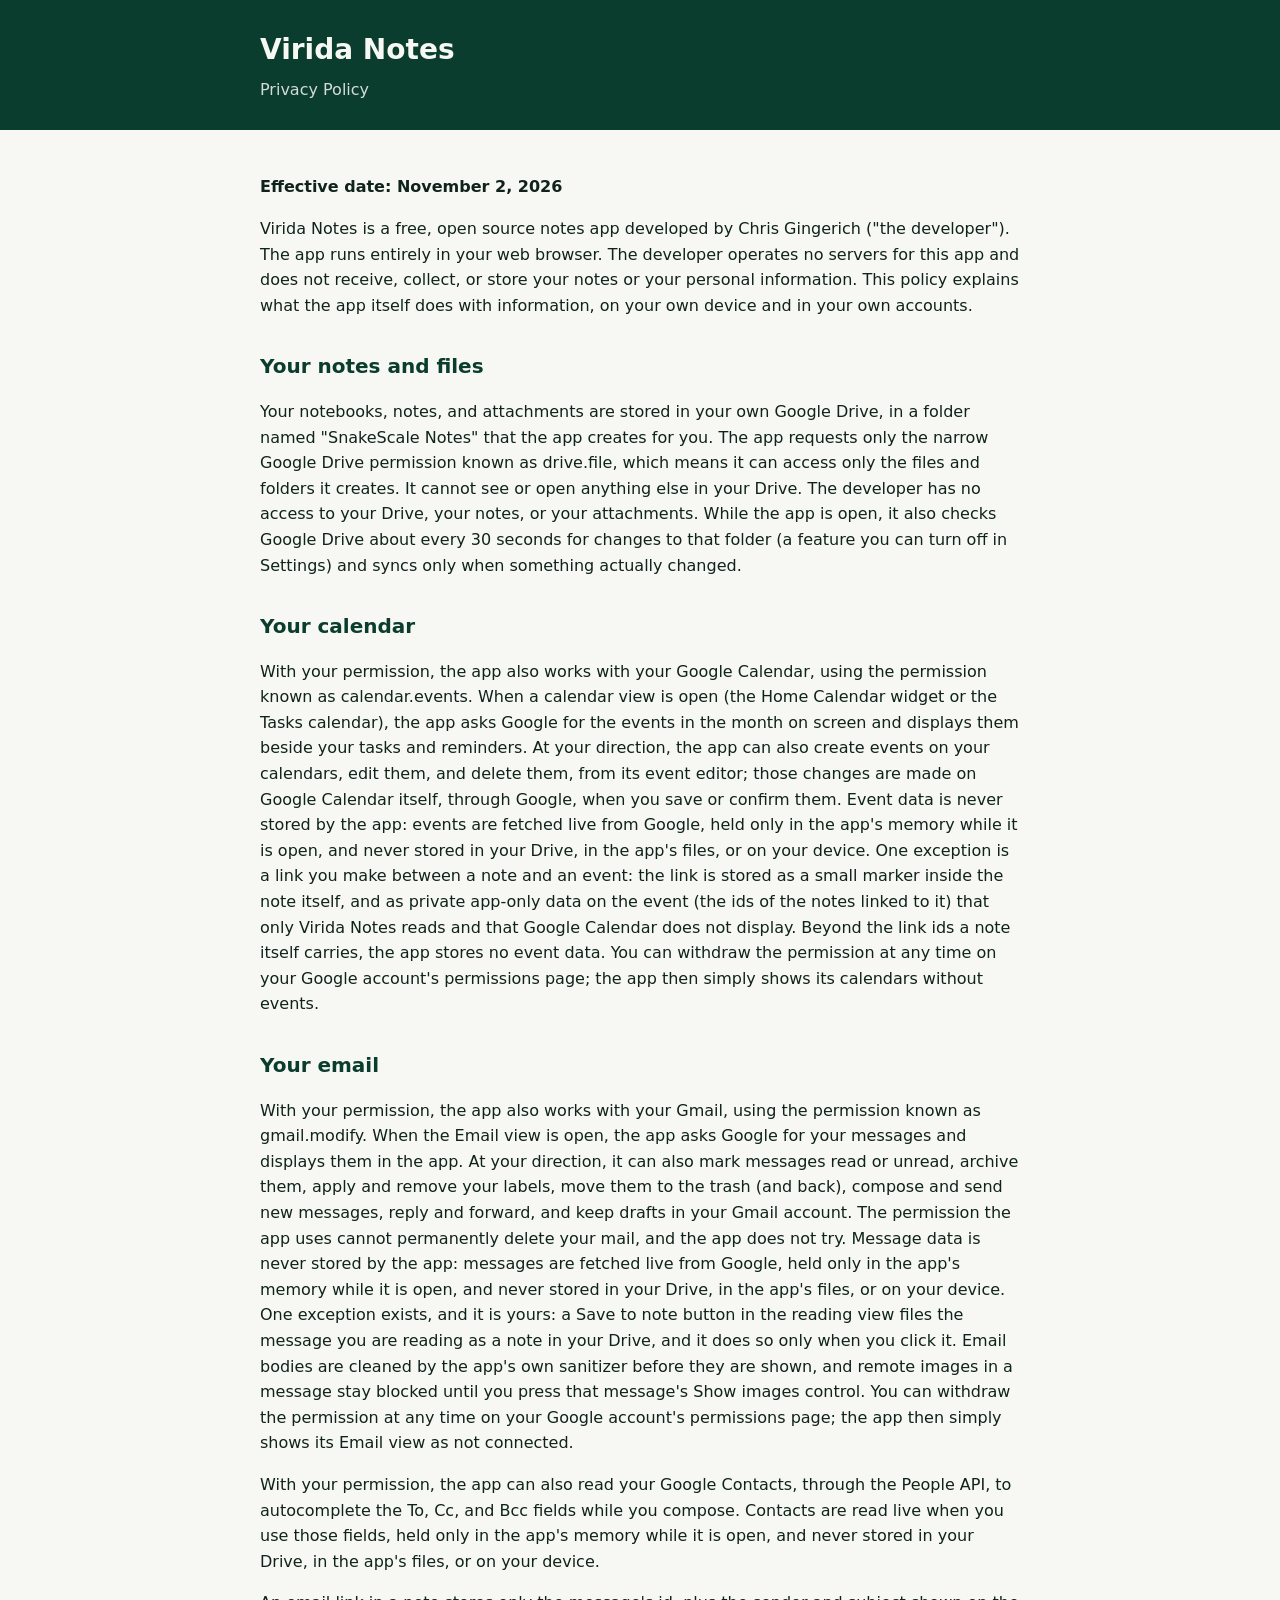
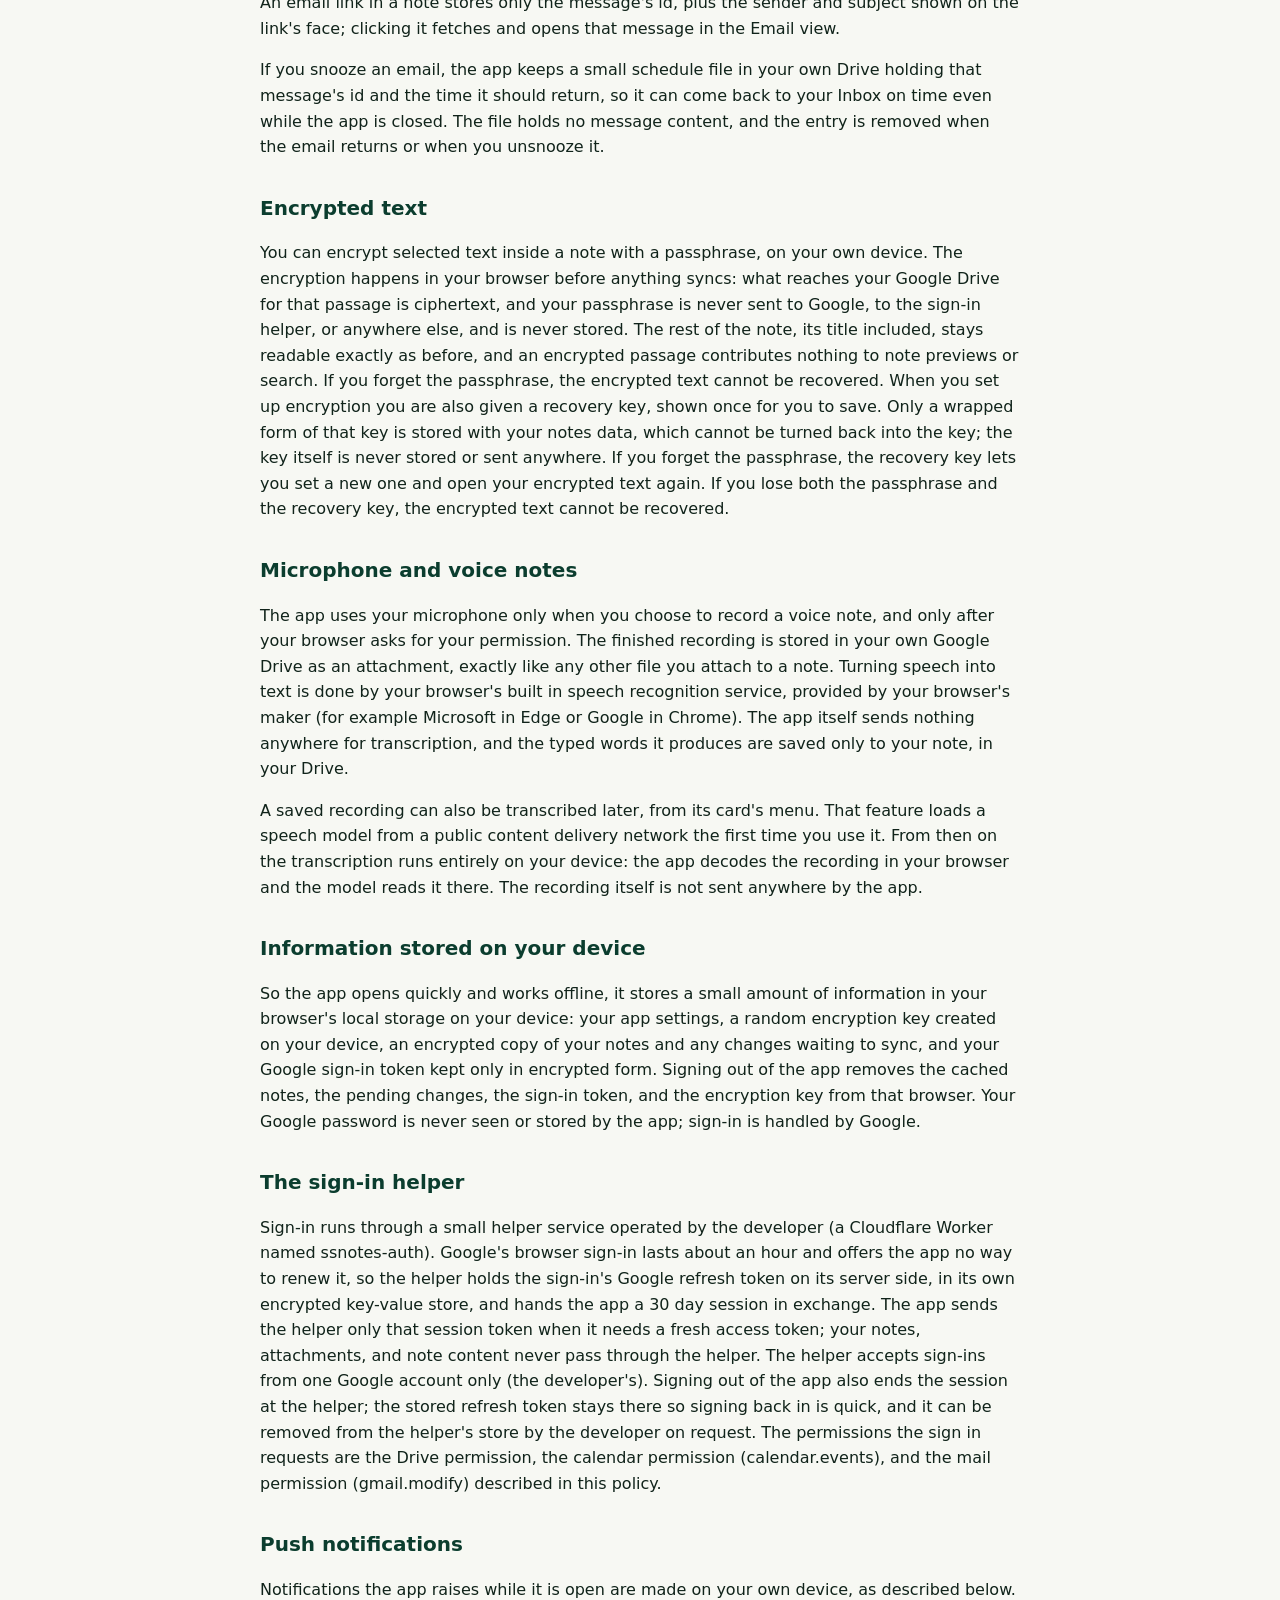
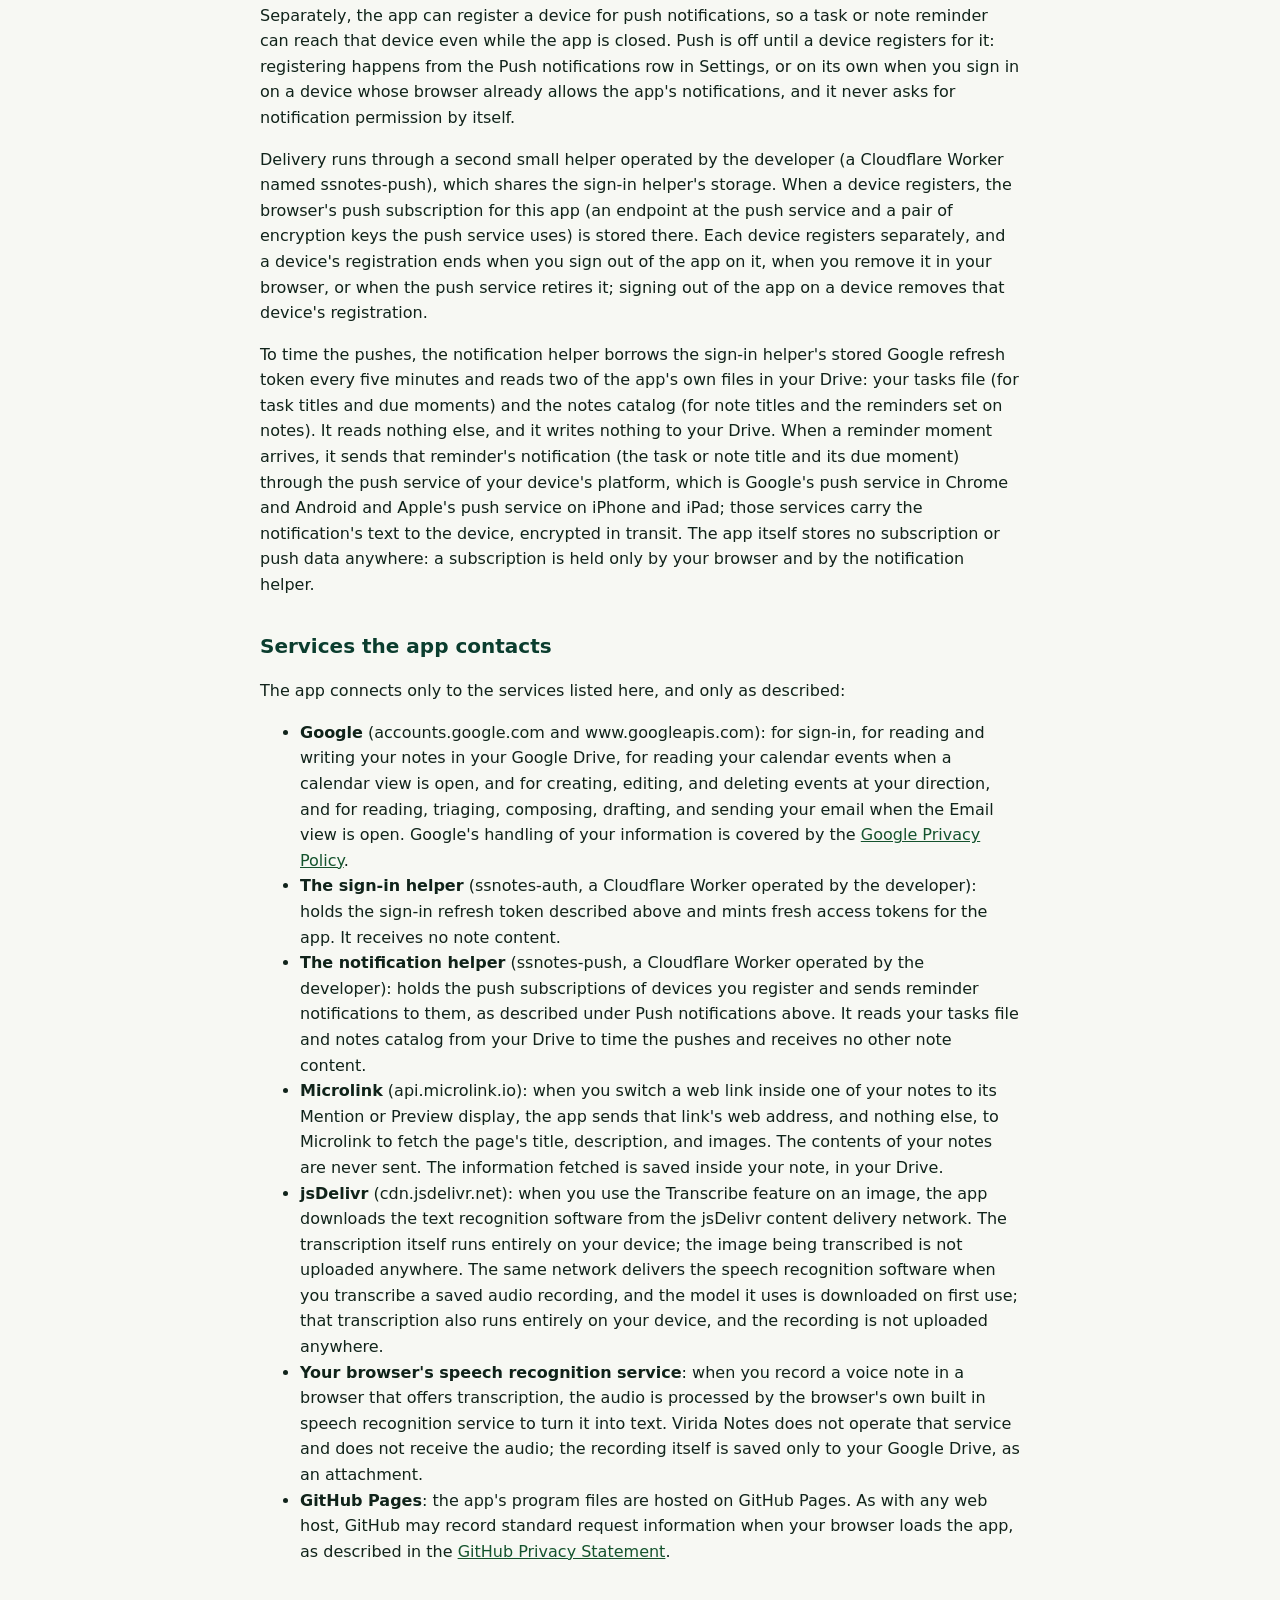
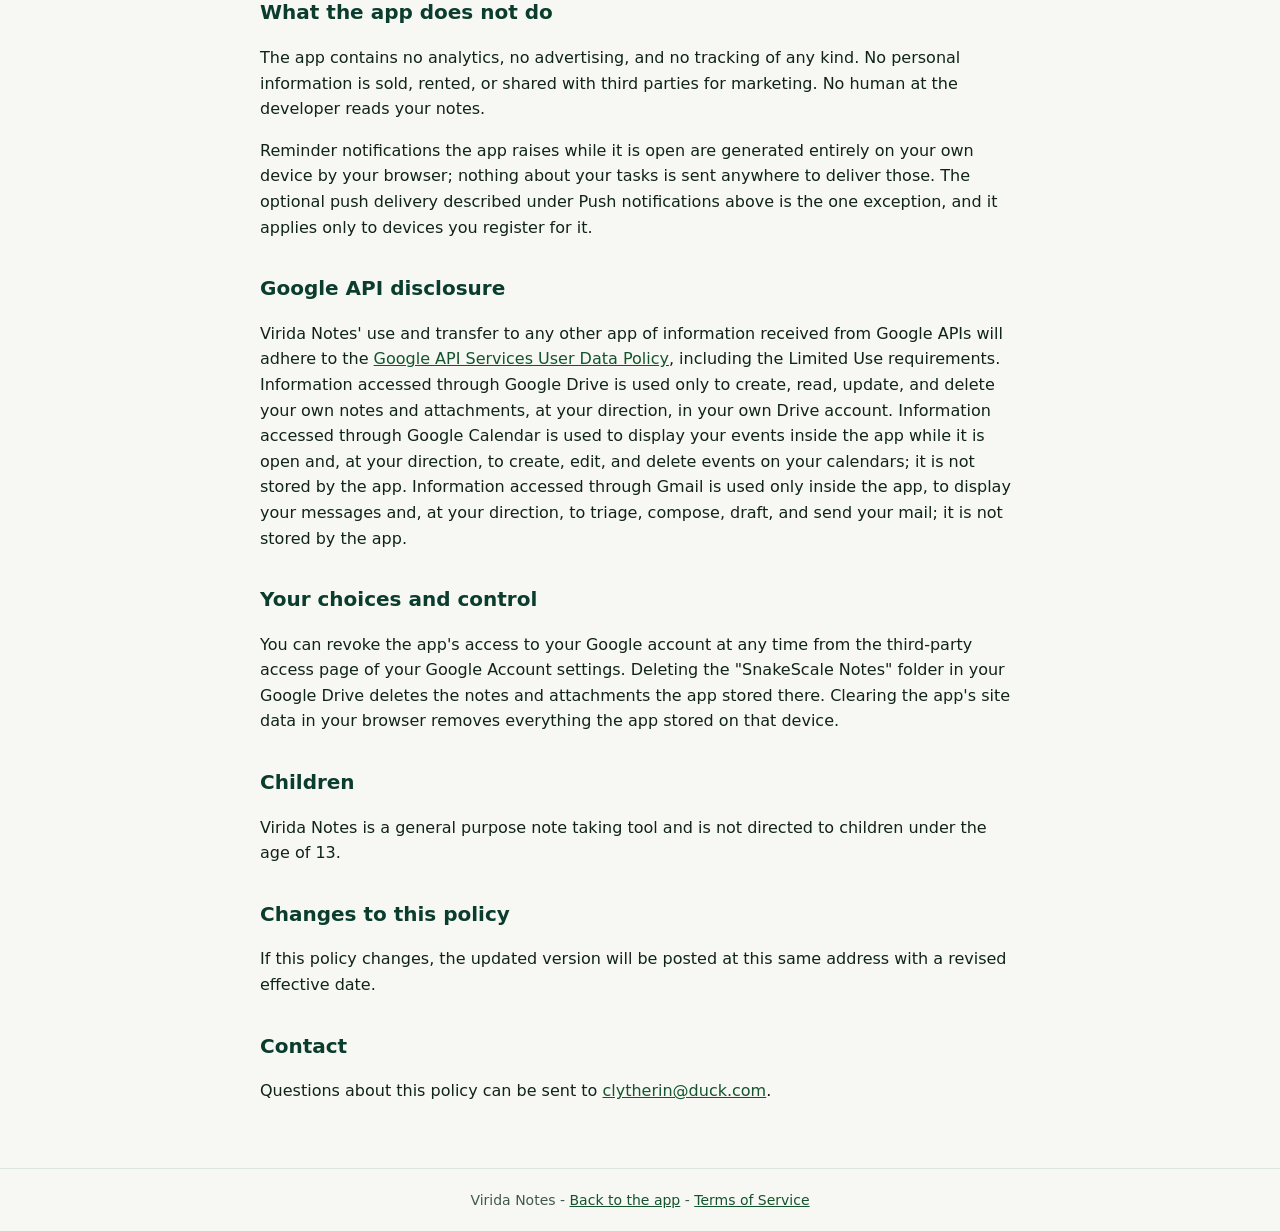
<file: privacy.html>
<!DOCTYPE html>
<html lang="en">
<head>
<meta charset="utf-8">
<meta name="viewport" content="width=device-width, initial-scale=1">
<title>Privacy Policy - Virida Notes</title>
<style>
  body { font-family: system-ui, -apple-system, "Segoe UI", Roboto, sans-serif;
         background: #F7F8F3; color: #10231A; margin: 0; line-height: 1.6; }
  header { background: #0B3D2E; color: #F7F8F3; padding: 28px 20px; }
  header .wrap, main { max-width: 760px; margin: 0 auto; }
  header h1 { margin: 0 0 4px; font-size: 28px; }
  header p { margin: 0; opacity: 0.85; }
  main { padding: 28px 20px 48px; }
  h2 { color: #0B3D2E; margin-top: 32px; font-size: 20px; }
  a { color: #14532D; }
  footer { border-top: 1px solid #DCE8DC; padding: 20px; text-align: center;
           color: #40584C; font-size: 14px; }
</style>
</head>
<body>
<header>
  <div class="wrap">
    <h1>Virida Notes</h1>
    <p>Privacy Policy</p>
  </div>
</header>
<main>
  <p><strong>Effective date: November 2, 2026</strong></p>

  <p>Virida Notes is a free, open source notes app developed by Chris
  Gingerich ("the developer"). The app runs entirely in your web browser.
  The developer operates no servers for this app and does not receive,
  collect, or store your notes or your personal information. This policy
  explains what the app itself does with information, on your own device
  and in your own accounts.</p>

  <h2>Your notes and files</h2>
  <p>Your notebooks, notes, and attachments are stored in your own Google
  Drive, in a folder named "SnakeScale Notes" that the app creates for you.
  The app requests only the narrow Google Drive permission known as
  drive.file, which means it can access only the files and folders it
  creates. It cannot see or open anything else in your Drive. The developer
  has no access to your Drive, your notes, or your attachments. While the
  app is open, it also checks Google Drive about every 30 seconds for
  changes to that folder (a feature you can turn off in Settings) and syncs
  only when something actually changed.</p>

  <h2>Your calendar</h2>
  <p>With your permission, the app also works with your Google
  Calendar, using the permission known as calendar.events. When a
  calendar view is open (the Home Calendar widget or the Tasks
  calendar), the app asks Google for the events in the month on
  screen and displays them beside your tasks and reminders. At
  your direction, the app can also create events on your
  calendars, edit them, and delete them, from its event editor;
  those changes are made on Google Calendar itself, through
  Google, when you save or confirm them. Event data is never
  stored by the app: events are fetched live from Google, held
  only in the app's memory while it is open, and never stored in
  your Drive, in the app's files, or on your device. One
  exception is a link you make between a note and an event:
  the link is stored as a small marker inside the note
  itself, and as private app-only data on the event (the ids
  of the notes linked to it) that only Virida Notes
  reads and that Google Calendar does not display. Beyond
  the link ids a note itself carries, the app stores no
  event data. You can withdraw the permission at any time
  on your Google account's
  permissions page; the app then simply shows its calendars
  without events.</p>

  <h2>Your email</h2>
  <p>With your permission, the app also works with your Gmail,
  using the permission known as gmail.modify. When the Email view
  is open, the app asks Google for your messages and displays
  them in the app. At your direction, it can also mark messages
  read or unread, archive them, apply and remove your labels,
  move them to the trash (and back), compose and send new
  messages, reply and forward, and keep drafts in your Gmail
  account. The permission the app uses cannot permanently delete
  your mail, and the app does not try. Message data is never
  stored by the app: messages are fetched live from Google, held
  only in the app's memory while it is open, and never stored in
  your Drive, in the app's files, or on your device. One
  exception exists, and it is yours: a Save to note button in the
  reading view files the message you are reading as a note in
  your Drive, and it does so only when you click it. Email
  bodies are cleaned by the app's own sanitizer before they are
  shown, and remote images in a message stay blocked until you
  press that message's Show images control. You can withdraw
  the permission at any time on your Google account's
  permissions page; the app then simply shows its Email view as
  not connected.</p>
  <p>With your permission, the app can also read your Google
  Contacts, through the People API, to autocomplete the To, Cc,
  and Bcc fields while you compose. Contacts are read live when
  you use those fields, held only in the app's memory while it
  is open, and never stored in your Drive, in the app's files,
  or on your device.</p>
  <p>An email link in a note stores only the message's id, plus
  the sender and subject shown on the link's face; clicking it
  fetches and opens that message in the Email view.</p>

  <p>If you snooze an email, the app keeps a small schedule
  file in your own Drive holding that message's id and the
  time it should return, so it can come back to your Inbox
  on time even while the app is closed. The file holds no
  message content, and the entry is removed when the email
  returns or when you unsnooze it.</p>

  <h2>Encrypted text</h2>
  <p>You can encrypt selected text inside a note with a
  passphrase, on your own device. The encryption happens
  in your browser before anything syncs: what reaches
  your Google Drive for that passage is ciphertext, and
  your passphrase is never sent to Google, to the
  sign-in helper, or anywhere else, and is never stored.
  The rest of the note, its title included, stays
  readable exactly as before, and an encrypted passage
  contributes nothing to note previews or search. If
  you forget the passphrase, the encrypted text cannot
  be recovered. When you set up encryption you are
  also given a recovery key, shown once for you to
  save. Only a wrapped form of that key is stored
  with your notes data, which cannot be turned back
  into the key; the key itself is never stored or
  sent anywhere. If you forget the passphrase, the
  recovery key lets you set a new one and open your
  encrypted text again. If you lose both the
  passphrase and the recovery key, the encrypted
  text cannot be recovered.</p>

  <h2>Microphone and voice notes</h2>
  <p>The app uses your microphone only when you choose to record a voice
  note, and only after your browser asks for your permission. The finished
  recording is stored in your own Google Drive as an attachment, exactly
  like any other file you attach to a note. Turning speech into text is
  done by your browser's built in speech recognition service, provided by
  your browser's maker (for example Microsoft in Edge or Google in
  Chrome). The app itself sends nothing anywhere for transcription, and
  the typed words it produces are saved only to your note, in your
  Drive.</p>
  <p>A saved recording can also be transcribed later, from its card's
  menu. That feature loads a speech model from a public content delivery
  network the first time you use it. From then on the transcription runs
  entirely on your device: the app decodes the recording in your browser
  and the model reads it there. The recording itself is not sent anywhere
  by the app.</p>

  <h2>Information stored on your device</h2>
  <p>So the app opens quickly and works offline, it stores a small amount of
  information in your browser's local storage on your device: your app
  settings, a random encryption key created on your device, an encrypted
  copy of your notes and any changes waiting to sync, and your Google
  sign-in token kept only in encrypted form. Signing out of the app removes
  the cached notes, the pending changes, the sign-in token, and the
  encryption key from that browser. Your Google password is never seen or
  stored by the app; sign-in is handled by Google.</p>

  <h2>The sign-in helper</h2>
  <p>Sign-in runs through a small helper service operated by the
  developer (a Cloudflare Worker named ssnotes-auth). Google's
  browser sign-in lasts about an hour and offers the app no way to
  renew it, so the helper holds the sign-in's Google refresh token
  on its server side, in its own encrypted key-value store, and
  hands the app a 30 day session in exchange. The app sends the
  helper only that session token when it needs a fresh access
  token; your notes, attachments, and note content never pass
  through the helper. The helper accepts sign-ins from one Google
  account only (the developer's). Signing out of the app also ends
  the session at the helper; the stored refresh token stays there
  so signing back in is quick, and it can be removed from the
  helper's store by the developer on request. The permissions the sign in requests are the Drive permission, the calendar permission (calendar.events), and the mail permission (gmail.modify) described in this policy.</p>

  <h2>Push notifications</h2>
  <p>Notifications the app raises while it is open are made on your
  own device, as described below. Separately, the app can register a
  device for push notifications, so a task or note reminder can reach
  that device even while the app is closed. Push is off until a
  device registers for it: registering happens from the Push
  notifications row in Settings, or on its own when you sign in on a
  device whose browser already allows the app's notifications, and
  it never asks for notification permission by itself.</p>
  <p>Delivery runs through a second small helper operated by the
  developer (a Cloudflare Worker named ssnotes-push), which shares
  the sign-in helper's storage. When a device registers, the
  browser's push subscription for this app (an endpoint at the push
  service and a pair of encryption keys the push service uses) is
  stored there. Each device registers separately, and a device's
  registration ends when you sign out of the app on it, when you
  remove it in your browser, or when the push service retires it;
  signing out of the app on a device removes that device's
  registration.</p>
  <p>To time the pushes, the notification helper borrows the sign-in
  helper's stored Google refresh token every five minutes and reads
  two of the app's own files in your Drive: your tasks file (for
  task titles and due moments) and the notes catalog (for note
  titles and the reminders set on notes). It reads nothing else,
  and it writes nothing to your Drive. When a reminder moment
  arrives, it sends that reminder's notification (the task or note
  title and its due moment) through the push service of your
  device's platform, which is Google's push service in Chrome and
  Android and Apple's push service on iPhone and iPad; those
  services carry the notification's text to the device, encrypted
  in transit. The app itself stores no subscription or push data
  anywhere: a subscription is held only by your browser and by the
  notification helper.</p>

  <h2>Services the app contacts</h2>
  <p>The app connects only to the services listed here, and only as
  described:</p>
  <ul>
    <li><strong>Google</strong> (accounts.google.com and
    www.googleapis.com): for sign-in, for reading and writing your notes
    in your Google Drive, for reading your calendar
    events when a calendar view is open, and for
    creating, editing, and deleting events at your
    direction, and for reading, triaging, composing,
    drafting, and sending your email when the Email
    view is open. Google's handling of your information is covered
    by the <a href="https://policies.google.com/privacy">Google Privacy
    Policy</a>.</li>
    <li><strong>The sign-in helper</strong> (ssnotes-auth, a
    Cloudflare Worker operated by the developer): holds the
    sign-in refresh token described above and mints fresh
    access tokens for the app. It receives no note content.</li>
    <li><strong>The notification helper</strong> (ssnotes-push, a
    Cloudflare Worker operated by the developer): holds the push
    subscriptions of devices you register and sends reminder
    notifications to them, as described under Push notifications
    above. It reads your tasks file and notes catalog from your
    Drive to time the pushes and receives no other note
    content.</li>
    <li><strong>Microlink</strong> (api.microlink.io): when you switch a web
    link inside one of your notes to its Mention or Preview display, the app
    sends that link's web address, and nothing else, to Microlink to fetch
    the page's title, description, and images. The contents of your notes
    are never sent. The information fetched is saved inside your note, in
    your Drive.</li>
    <li><strong>jsDelivr</strong> (cdn.jsdelivr.net): when you use the
    Transcribe feature on an image, the app downloads the text recognition
    software from the jsDelivr content delivery network. The transcription
    itself runs entirely on your device; the image being transcribed is not
    uploaded anywhere. The same network delivers the speech recognition
    software when you transcribe a saved audio recording, and the model it
    uses is downloaded on first use; that transcription also runs entirely
    on your device, and the recording is not uploaded anywhere.</li>
    <li><strong>Your browser's speech recognition service</strong>: when
    you record a voice note in a browser that offers transcription, the
    audio is processed by the browser's own built in speech recognition
    service to turn it into text. Virida Notes does not operate that service
    and does not receive the audio; the recording itself is saved only to
    your Google Drive, as an attachment.</li>
    <li><strong>GitHub Pages</strong>: the app's program files are hosted on
    GitHub Pages. As with any web host, GitHub may record standard request
    information when your browser loads the app, as described in the
    <a href="https://docs.github.com/en/site-policy/privacy-policies/github-general-privacy-statement">GitHub
    Privacy Statement</a>.</li>
  </ul>

  <h2>What the app does not do</h2>
  <p>The app contains no analytics, no advertising, and no tracking of any
  kind. No personal information is sold, rented, or shared with third
  parties for marketing. No human at the developer reads your notes.</p>
  <p>Reminder notifications the app raises while it is open are
  generated entirely on your own device by your browser; nothing
  about your tasks is sent anywhere to deliver those. The optional
  push delivery described under Push notifications above is the one
  exception, and it applies only to devices you register for
  it.</p>

  <h2>Google API disclosure</h2>
  <p>Virida Notes' use and transfer to any other app of information
  received from Google APIs will adhere to the
  <a href="https://developers.google.com/terms/api-services-user-data-policy">Google
  API Services User Data Policy</a>, including the Limited Use requirements.
  Information accessed through Google Drive is used only to create, read,
  update, and delete your own notes and attachments, at your direction, in
  your own Drive account. Information accessed through Google
  Calendar is used to display your events inside the app
  while it is open and, at your direction, to create,
  edit, and delete events on your calendars; it is not
  stored by the app. Information accessed through
  Gmail is used only inside the app, to display your
  messages and, at your direction, to triage, compose,
  draft, and send your mail; it is not stored by the
  app.</p>

  <h2>Your choices and control</h2>
  <p>You can revoke the app's access to your Google account at any time from
  the third-party access page of your Google Account settings. Deleting the
  "SnakeScale Notes" folder in your Google Drive deletes the notes and
  attachments the app stored there. Clearing the app's site data in your
  browser removes everything the app stored on that device.</p>

  <h2>Children</h2>
  <p>Virida Notes is a general purpose note taking tool and is not
  directed to children under the age of 13.</p>

  <h2>Changes to this policy</h2>
  <p>If this policy changes, the updated version will be posted at this same
  address with a revised effective date.</p>

  <h2>Contact</h2>
  <p>Questions about this policy can be sent to
  <a href="mailto:clytherin@duck.com">clytherin@duck.com</a>.</p>
</main>
<footer>
  Virida Notes - <a href="index.html">Back to the app</a> -
  <a href="terms.html">Terms of Service</a>
</footer>
</body>
</html>
</file>
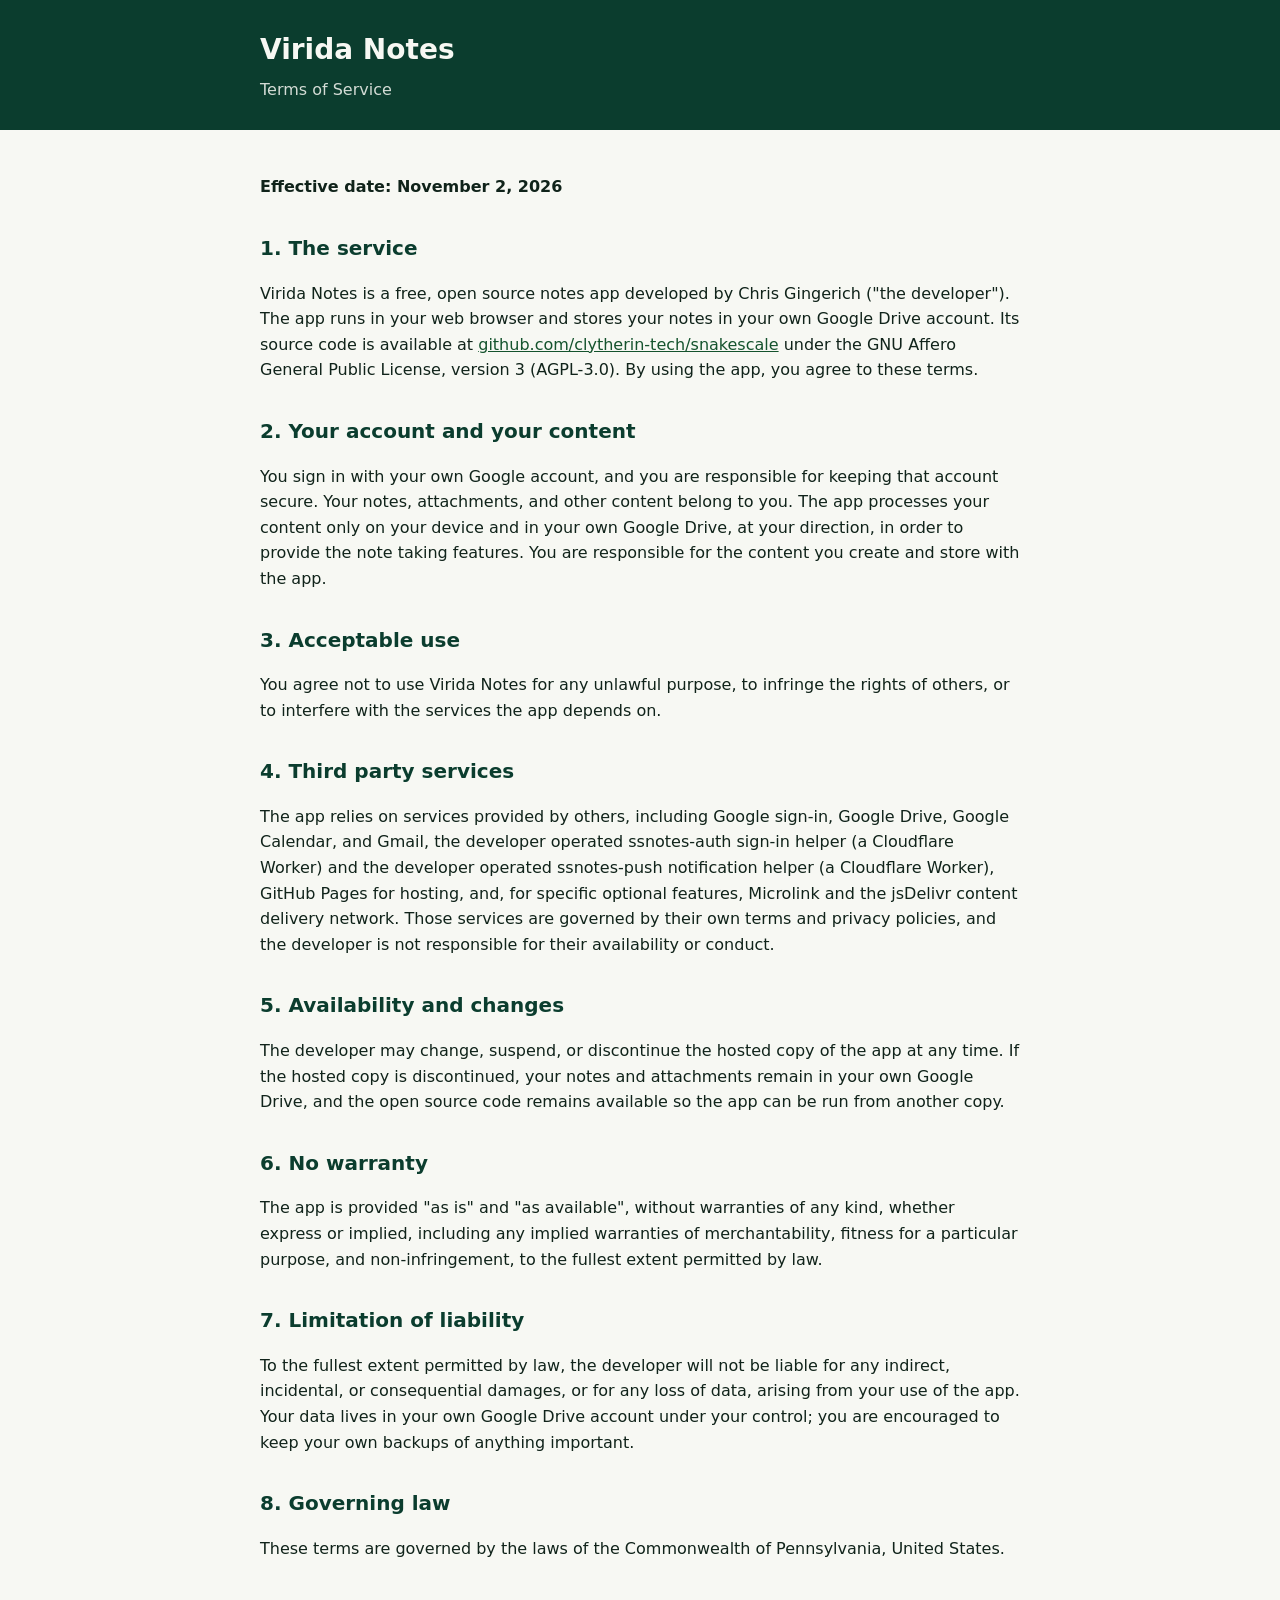
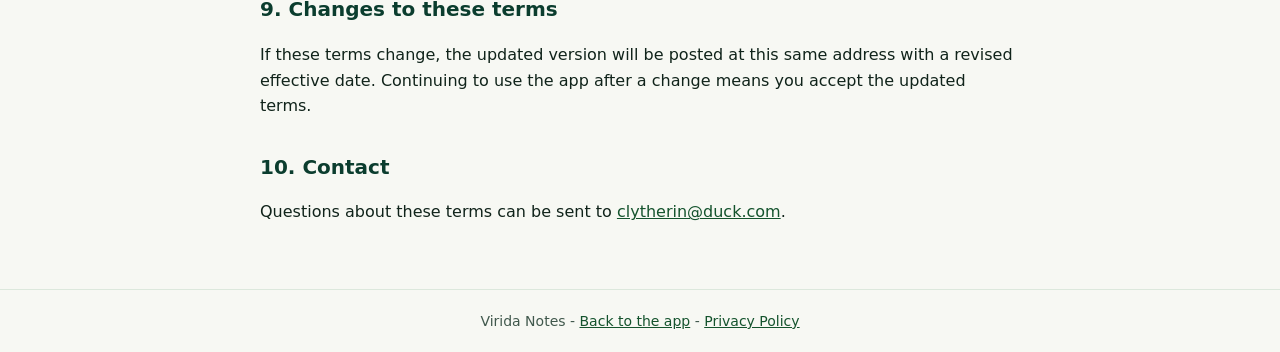
<file: terms.html>
<!DOCTYPE html>
<html lang="en">
<head>
<meta charset="utf-8">
<meta name="viewport" content="width=device-width, initial-scale=1">
<title>Terms of Service - Virida Notes</title>
<style>
  body { font-family: system-ui, -apple-system, "Segoe UI", Roboto, sans-serif;
         background: #F7F8F3; color: #10231A; margin: 0; line-height: 1.6; }
  header { background: #0B3D2E; color: #F7F8F3; padding: 28px 20px; }
  header .wrap, main { max-width: 760px; margin: 0 auto; }
  header h1 { margin: 0 0 4px; font-size: 28px; }
  header p { margin: 0; opacity: 0.85; }
  main { padding: 28px 20px 48px; }
  h2 { color: #0B3D2E; margin-top: 32px; font-size: 20px; }
  a { color: #14532D; }
  footer { border-top: 1px solid #DCE8DC; padding: 20px; text-align: center;
           color: #40584C; font-size: 14px; }
</style>
</head>
<body>
<header>
  <div class="wrap">
    <h1>Virida Notes</h1>
    <p>Terms of Service</p>
  </div>
</header>
<main>
  <p><strong>Effective date: November 2, 2026</strong></p>

  <h2>1. The service</h2>
  <p>Virida Notes is a free, open source notes app developed by Chris
  Gingerich ("the developer"). The app runs in your web browser and stores
  your notes in your own Google Drive account. Its source code is available
  at <a href="https://github.com/clytherin-tech/snakescale">github.com/clytherin-tech/snakescale</a>
  under the GNU Affero General Public License, version 3 (AGPL-3.0). By
  using the app, you agree to these terms.</p>

  <h2>2. Your account and your content</h2>
  <p>You sign in with your own Google account, and you are responsible for
  keeping that account secure. Your notes, attachments, and other content
  belong to you. The app processes your content only on your device and in
  your own Google Drive, at your direction, in order to provide the note
  taking features. You are responsible for the content you create and store
  with the app.</p>

  <h2>3. Acceptable use</h2>
  <p>You agree not to use Virida Notes for any unlawful purpose, to
  infringe the rights of others, or to interfere with the services the app
  depends on.</p>

  <h2>4. Third party services</h2>
  <p>The app relies on services provided by others, including Google
  sign-in, Google Drive, Google Calendar,
  and Gmail, the
  developer operated ssnotes-auth
  sign-in helper (a Cloudflare Worker) and the developer operated
  ssnotes-push notification helper (a Cloudflare Worker), GitHub
  Pages for hosting, and, for specific
  optional features, Microlink and the jsDelivr content delivery network.
  Those services are governed by their own terms and privacy policies, and
  the developer is not responsible for their availability or conduct.</p>

  <h2>5. Availability and changes</h2>
  <p>The developer may change, suspend, or discontinue the hosted copy of
  the app at any time. If the hosted copy is discontinued, your notes and
  attachments remain in your own Google Drive, and the open source code
  remains available so the app can be run from another copy.</p>

  <h2>6. No warranty</h2>
  <p>The app is provided "as is" and "as available", without warranties of
  any kind, whether express or implied, including any implied warranties of
  merchantability, fitness for a particular purpose, and non-infringement,
  to the fullest extent permitted by law.</p>

  <h2>7. Limitation of liability</h2>
  <p>To the fullest extent permitted by law, the developer will not be
  liable for any indirect, incidental, or consequential damages, or for any
  loss of data, arising from your use of the app. Your data lives in your
  own Google Drive account under your control; you are encouraged to keep
  your own backups of anything important.</p>

  <h2>8. Governing law</h2>
  <p>These terms are governed by the laws of the Commonwealth of
  Pennsylvania, United States.</p>

  <h2>9. Changes to these terms</h2>
  <p>If these terms change, the updated version will be posted at this same
  address with a revised effective date. Continuing to use the app after a
  change means you accept the updated terms.</p>

  <h2>10. Contact</h2>
  <p>Questions about these terms can be sent to
  <a href="mailto:clytherin@duck.com">clytherin@duck.com</a>.</p>
</main>
<footer>
  Virida Notes - <a href="index.html">Back to the app</a> -
  <a href="privacy.html">Privacy Policy</a>
</footer>
</body>
</html>
</file>
